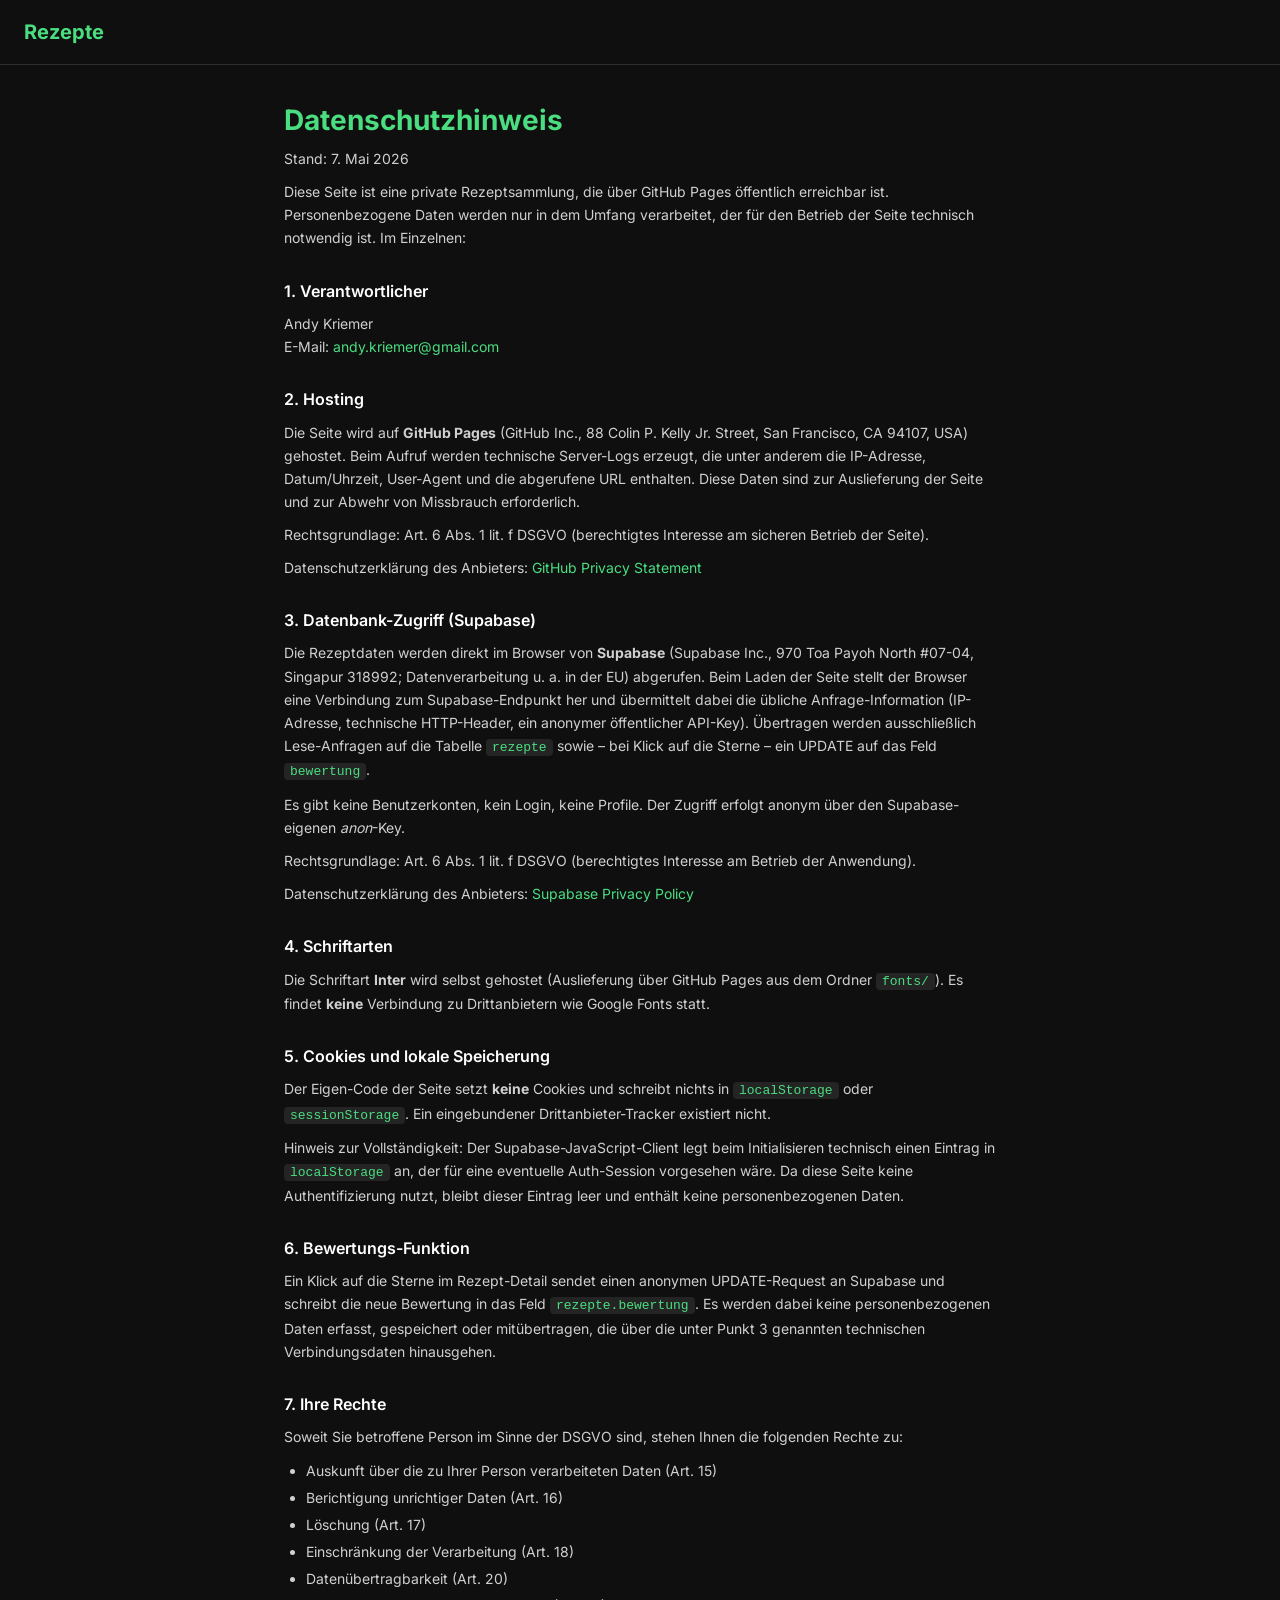
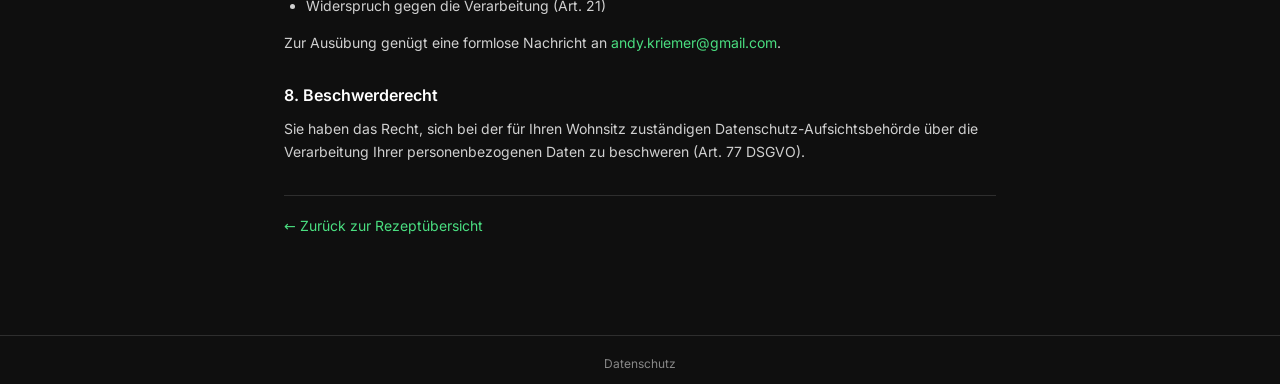
<file: privacy.html>
<!DOCTYPE html>
<html lang="de">
<head>
  <meta charset="UTF-8" />
  <meta name="viewport" content="width=device-width, initial-scale=1.0" />
  <title>Datenschutz – Rezepte</title>
  <link rel="stylesheet" href="style.css" />
</head>
<body>

  <header>
    <h1><a href="index.html" style="color:var(--accent);text-decoration:none">Rezepte</a></h1>
  </header>

  <main class="legal">
    <h1 class="legal-title">Datenschutzhinweis</h1>
    <p class="legal-meta">Stand: 7. Mai 2026</p>

    <p>Diese Seite ist eine private Rezeptsammlung, die über GitHub Pages öffentlich erreichbar ist. Personenbezogene Daten werden nur in dem Umfang verarbeitet, der für den Betrieb der Seite technisch notwendig ist. Im Einzelnen:</p>

    <h2>1. Verantwortlicher</h2>
    <p>
      Andy Kriemer<br />
      E-Mail: <a href="mailto:andy.kriemer@gmail.com">andy.kriemer@gmail.com</a>
    </p>

    <h2>2. Hosting</h2>
    <p>Die Seite wird auf <strong>GitHub Pages</strong> (GitHub Inc., 88 Colin P. Kelly Jr. Street, San Francisco, CA 94107, USA) gehostet. Beim Aufruf werden technische Server-Logs erzeugt, die unter anderem die IP-Adresse, Datum/Uhrzeit, User-Agent und die abgerufene URL enthalten. Diese Daten sind zur Auslieferung der Seite und zur Abwehr von Missbrauch erforderlich.</p>
    <p>Rechtsgrundlage: Art. 6 Abs. 1 lit. f DSGVO (berechtigtes Interesse am sicheren Betrieb der Seite).</p>
    <p>Datenschutzerklärung des Anbieters: <a href="https://docs.github.com/en/site-policy/privacy-policies/github-general-privacy-statement" target="_blank" rel="noopener noreferrer">GitHub Privacy Statement</a></p>

    <h2>3. Datenbank-Zugriff (Supabase)</h2>
    <p>Die Rezeptdaten werden direkt im Browser von <strong>Supabase</strong> (Supabase Inc., 970 Toa Payoh North #07-04, Singapur 318992; Datenverarbeitung u. a. in der EU) abgerufen. Beim Laden der Seite stellt der Browser eine Verbindung zum Supabase-Endpunkt her und übermittelt dabei die übliche Anfrage-Information (IP-Adresse, technische HTTP-Header, ein anonymer öffentlicher API-Key). Übertragen werden ausschließlich Lese-Anfragen auf die Tabelle <code>rezepte</code> sowie – bei Klick auf die Sterne – ein UPDATE auf das Feld <code>bewertung</code>.</p>
    <p>Es gibt keine Benutzerkonten, kein Login, keine Profile. Der Zugriff erfolgt anonym über den Supabase-eigenen <em>anon</em>-Key.</p>
    <p>Rechtsgrundlage: Art. 6 Abs. 1 lit. f DSGVO (berechtigtes Interesse am Betrieb der Anwendung).</p>
    <p>Datenschutzerklärung des Anbieters: <a href="https://supabase.com/privacy" target="_blank" rel="noopener noreferrer">Supabase Privacy Policy</a></p>

    <h2>4. Schriftarten</h2>
    <p>Die Schriftart <strong>Inter</strong> wird selbst gehostet (Auslieferung über GitHub Pages aus dem Ordner <code>fonts/</code>). Es findet <strong>keine</strong> Verbindung zu Drittanbietern wie Google Fonts statt.</p>

    <h2>5. Cookies und lokale Speicherung</h2>
    <p>Der Eigen-Code der Seite setzt <strong>keine</strong> Cookies und schreibt nichts in <code>localStorage</code> oder <code>sessionStorage</code>. Ein eingebundener Drittanbieter-Tracker existiert nicht.</p>
    <p>Hinweis zur Vollständigkeit: Der Supabase-JavaScript-Client legt beim Initialisieren technisch einen Eintrag in <code>localStorage</code> an, der für eine eventuelle Auth-Session vorgesehen wäre. Da diese Seite keine Authentifizierung nutzt, bleibt dieser Eintrag leer und enthält keine personenbezogenen Daten.</p>

    <h2>6. Bewertungs-Funktion</h2>
    <p>Ein Klick auf die Sterne im Rezept-Detail sendet einen anonymen UPDATE-Request an Supabase und schreibt die neue Bewertung in das Feld <code>rezepte.bewertung</code>. Es werden dabei keine personenbezogenen Daten erfasst, gespeichert oder mitübertragen, die über die unter Punkt 3 genannten technischen Verbindungsdaten hinausgehen.</p>

    <h2>7. Ihre Rechte</h2>
    <p>Soweit Sie betroffene Person im Sinne der DSGVO sind, stehen Ihnen die folgenden Rechte zu:</p>
    <ul>
      <li>Auskunft über die zu Ihrer Person verarbeiteten Daten (Art. 15)</li>
      <li>Berichtigung unrichtiger Daten (Art. 16)</li>
      <li>Löschung (Art. 17)</li>
      <li>Einschränkung der Verarbeitung (Art. 18)</li>
      <li>Datenübertragbarkeit (Art. 20)</li>
      <li>Widerspruch gegen die Verarbeitung (Art. 21)</li>
    </ul>
    <p>Zur Ausübung genügt eine formlose Nachricht an <a href="mailto:andy.kriemer@gmail.com">andy.kriemer@gmail.com</a>.</p>

    <h2>8. Beschwerderecht</h2>
    <p>Sie haben das Recht, sich bei der für Ihren Wohnsitz zuständigen Datenschutz-Aufsichtsbehörde über die Verarbeitung Ihrer personenbezogenen Daten zu beschweren (Art. 77 DSGVO).</p>

    <p class="legal-back"><a href="index.html">← Zurück zur Rezeptübersicht</a></p>
  </main>

  <footer class="footer"><a href="privacy.html">Datenschutz</a></footer>

</body>
</html>
</file>
<file: style.css>
/* ── Inter (selfhosted, OFL) ── */
@font-face {
  font-family: 'Inter';
  font-style: normal;
  font-weight: 400;
  font-display: swap;
  src: url('fonts/inter-v20-latin_latin-ext-regular.woff2') format('woff2');
}
@font-face {
  font-family: 'Inter';
  font-style: normal;
  font-weight: 500;
  font-display: swap;
  src: url('fonts/inter-v20-latin_latin-ext-500.woff2') format('woff2');
}
@font-face {
  font-family: 'Inter';
  font-style: normal;
  font-weight: 600;
  font-display: swap;
  src: url('fonts/inter-v20-latin_latin-ext-600.woff2') format('woff2');
}
@font-face {
  font-family: 'Inter';
  font-style: normal;
  font-weight: 700;
  font-display: swap;
  src: url('fonts/inter-v20-latin_latin-ext-700.woff2') format('woff2');
}

*, *::before, *::after { box-sizing: border-box; margin: 0; padding: 0; }

:root {
  --bg: #0f0f0f;
  --surface: #1a1a1a;
  --surface2: #242424;
  --border: #2e2e2e;
  --text: #ffffff;
  --text-muted: #888;
  --accent: #4ade80;
  --accent-dim: rgba(74, 222, 128, 0.12);
  --ig: #e1306c;
  --tt: #69c9d0;
  --radius: 12px;
}

body {
  background: var(--bg);
  color: var(--text);
  font-family: 'Inter', system-ui, sans-serif;
  font-size: 15px;
  min-height: 100vh;
}

/* ── Header ── */
header {
  display: flex;
  align-items: center;
  gap: 16px;
  padding: 20px 24px;
  border-bottom: 1px solid var(--border);
  position: sticky;
  top: 0;
  background: var(--bg);
  z-index: 10;
}

header h1 {
  font-size: 20px;
  font-weight: 700;
  color: var(--accent);
  white-space: nowrap;
}

#search {
  flex: 1;
  background: var(--surface);
  border: 1px solid var(--border);
  border-radius: 8px;
  padding: 9px 14px;
  color: var(--text);
  font-size: 14px;
  outline: none;
  transition: border-color 0.2s;
}
#search:focus { border-color: var(--accent); }
#search::placeholder { color: var(--text-muted); }

.view-toggle { display: flex; gap: 4px; }
.view-toggle button {
  background: var(--surface);
  border: 1px solid var(--border);
  color: var(--text-muted);
  border-radius: 8px;
  padding: 8px 10px;
  cursor: pointer;
  display: flex;
  align-items: center;
  transition: all 0.15s;
}
.view-toggle button:hover { border-color: var(--accent); color: var(--accent); }
.view-toggle button.active { background: var(--accent-dim); border-color: var(--accent); color: var(--accent); }

/* ── Filter ── */
.filter-bar {
  display: flex;
  gap: 8px;
  padding: 14px 24px;
  border-bottom: 1px solid var(--border);
}
.chip {
  background: var(--surface);
  border: 1px solid var(--border);
  color: var(--text-muted);
  border-radius: 20px;
  padding: 5px 14px;
  font-size: 13px;
  cursor: pointer;
  transition: all 0.15s;
}
.chip:hover { border-color: var(--accent); color: var(--accent); }
.chip.active { background: var(--accent-dim); border-color: var(--accent); color: var(--accent); font-weight: 500; }

.tag-filter-bar {
  display: flex;
  flex-wrap: wrap;
  gap: 6px;
  padding: 10px 24px 14px;
  border-bottom: 1px solid var(--border);
}

.zutaten-filter-bar {
  display: flex;
  flex-direction: column;
  gap: 8px;
  padding: 10px 24px 14px;
  border-bottom: 1px solid var(--border);
}
.zutaten-chips {
  display: flex;
  flex-wrap: wrap;
  gap: 6px;
}
.zutaten-search {
  background: var(--surface);
  border: 1px solid var(--border);
  border-radius: 8px;
  padding: 7px 12px;
  color: var(--text);
  font-size: 13px;
  outline: none;
  max-width: 320px;
  transition: border-color 0.2s;
}
.zutaten-search:focus { border-color: var(--accent); }
.zutaten-search::placeholder { color: var(--text-muted); }

/* ── Main ── */
main { padding: 24px; }

#loading { color: var(--text-muted); text-align: center; padding: 60px; }
.hidden { display: none !important; }

/* ── Grid ── */
.grid {
  display: grid;
  grid-template-columns: repeat(3, 1fr);
  gap: 16px;
}
@media (max-width: 900px) { .grid { grid-template-columns: repeat(2, 1fr); } }
@media (max-width: 560px) { .grid { grid-template-columns: 1fr; } }

.card {
  background: var(--surface);
  border: 1px solid var(--border);
  border-radius: var(--radius);
  cursor: pointer;
  transition: border-color 0.2s, transform 0.15s;
  display: flex;
  flex-direction: column;
  overflow: hidden;
}
.card:hover { border-color: var(--accent); transform: translateY(-2px); }

.card-image {
  width: 100%;
  aspect-ratio: 16 / 9;
  object-fit: cover;
  display: block;
}
.card-image-placeholder {
  width: 100%;
  aspect-ratio: 16 / 9;
  background: var(--surface2);
}
.card-body {
  padding: 16px 18px 18px;
  display: flex;
  flex-direction: column;
  gap: 10px;
}

.card-header { display: flex; align-items: flex-start; justify-content: space-between; gap: 8px; }
.card-title {
  font-weight: 600; font-size: 15px; line-height: 1.35;
  display: -webkit-box;
  -webkit-line-clamp: 2;
  -webkit-box-orient: vertical;
  overflow: hidden;
  word-break: break-word;
}

.badge {
  font-size: 11px;
  font-weight: 600;
  padding: 3px 8px;
  border-radius: 20px;
  white-space: nowrap;
  flex-shrink: 0;
}
.badge-instagram { background: rgba(225,48,108,0.15); color: var(--ig); }
.badge-tiktok    { background: rgba(105,201,208,0.15); color: var(--tt); }

.card-meta { font-size: 13px; color: var(--text-muted); }
.card-meta span + span::before { content: ' · '; }

.tags { display: flex; flex-wrap: wrap; gap: 5px; }
.tag {
  background: var(--surface2);
  border-radius: 4px;
  padding: 2px 7px;
  font-size: 12px;
  color: var(--text-muted);
}

/* ── Table ── */
table { width: 100%; border-collapse: collapse; }
thead th {
  text-align: left;
  font-size: 12px;
  font-weight: 600;
  text-transform: uppercase;
  letter-spacing: 0.06em;
  color: var(--text-muted);
  padding: 10px 14px;
  border-bottom: 1px solid var(--border);
}
tbody tr {
  border-bottom: 1px solid var(--border);
  cursor: pointer;
  transition: background 0.15s;
}
tbody tr:hover { background: var(--surface); }
tbody td { padding: 13px 14px; font-size: 14px; }
tbody td:first-child { font-weight: 500; }

/* ── Modal ── */
#modal-overlay {
  position: fixed; inset: 0;
  background: rgba(0,0,0,0.75);
  z-index: 100;
  display: flex;
  align-items: center;
  justify-content: center;
  padding: 20px;
  backdrop-filter: blur(4px);
}
#modal {
  background: var(--surface);
  border: 1px solid var(--border);
  border-radius: var(--radius);
  width: 100%;
  max-width: 620px;
  max-height: 90vh;
  overflow-y: auto;
  padding: 28px;
  position: relative;
}
#modal-close {
  position: absolute; top: 16px; right: 16px;
  background: var(--surface2); border: none;
  color: var(--text-muted); font-size: 16px;
  width: 30px; height: 30px; border-radius: 50%;
  cursor: pointer; display: flex; align-items: center; justify-content: center;
  transition: color 0.15s;
}
#modal-close:hover { color: var(--text); }

.modal-image {
  width: 100%;
  max-height: 320px;
  object-fit: cover;
  border-radius: 8px;
  display: block;
  margin-bottom: 18px;
}

.modal-title { font-size: 22px; font-weight: 700; margin-bottom: 6px; padding-right: 30px; }
.modal-meta { display: flex; align-items: center; gap: 10px; margin-bottom: 20px; flex-wrap: wrap; }
.modal-link { font-size: 13px; color: var(--accent); text-decoration: none; }
.modal-link:hover { text-decoration: underline; }

.section-label {
  font-size: 11px; font-weight: 700; text-transform: uppercase;
  letter-spacing: 0.08em; color: var(--text-muted);
  margin-bottom: 10px; margin-top: 22px;
}

/* Portionsrechner */
.portion-row {
  display: flex; align-items: center; gap: 12px;
  background: var(--surface2); border-radius: 8px;
  padding: 12px 16px; margin-bottom: 4px;
}
.portion-row label { font-size: 14px; color: var(--text-muted); flex: 1; }
.portion-input {
  background: var(--bg); border: 1px solid var(--border);
  color: var(--text); border-radius: 6px;
  padding: 6px 10px; font-size: 15px; font-weight: 600;
  width: 64px; text-align: center; outline: none;
}
.portion-input:focus { border-color: var(--accent); }
.kcal-display { font-size: 14px; color: var(--text-muted); }
.kcal-display strong { color: var(--accent); }

/* Makros */
.makros-row {
  display: flex; gap: 10px; margin-bottom: 4px;
}
.makro-box {
  flex: 1; background: var(--surface2); border-radius: 8px;
  padding: 10px; text-align: center;
}
.makro-val { font-size: 18px; font-weight: 700; color: var(--accent); }
.makro-label { font-size: 11px; color: var(--text-muted); margin-top: 2px; }

/* Zutaten */
.zutaten-list { list-style: none; display: flex; flex-direction: column; gap: 6px; }
.zutaten-list li {
  display: flex; justify-content: space-between;
  padding: 8px 12px; background: var(--surface2); border-radius: 6px; font-size: 14px;
}
.zutat-name { color: var(--text); }
.zutat-menge { color: var(--accent); font-weight: 500; }

/* Zubereitung */
.zubereitung-text {
  font-size: 14px; line-height: 1.7; color: #ccc;
  white-space: pre-wrap;
}

.zubereitung-list {
  list-style: none;
  display: flex;
  flex-direction: column;
  gap: 10px;
  counter-reset: step;
}
.zubereitung-list li {
  counter-increment: step;
  display: flex;
  gap: 14px;
  font-size: 14px;
  line-height: 1.65;
  color: #ccc;
}
.zubereitung-list li::before {
  content: counter(step);
  background: var(--accent-dim);
  color: var(--accent);
  font-weight: 700;
  font-size: 12px;
  min-width: 26px;
  height: 26px;
  border-radius: 50%;
  display: flex;
  align-items: center;
  justify-content: center;
  flex-shrink: 0;
  margin-top: 1px;
}

/* ── Sterne ── */
.star { color: var(--border); font-size: 17px; line-height: 1; }
.star.filled { color: #facc15; }

.card-stars { display: flex; gap: 2px; }
table .star { font-size: 15px; }

.filter-divider {
  width: 1px; background: var(--border);
  margin: 0 4px; align-self: stretch;
}

.modal-stars {
  display: flex; gap: 4px; margin-bottom: 16px;
}
.star-btn {
  background: none; border: none; cursor: pointer;
  font-size: 26px; color: var(--border);
  padding: 2px; line-height: 1;
  transition: color 0.15s, transform 0.1s;
}
.star-btn.filled { color: #facc15; }
.star-btn:hover { color: #facc15; transform: scale(1.2); }

.hint { font-size: 13px; color: var(--text-muted); font-style: italic; margin-top: 6px; }

/* Focus accessibility */
.chip:focus-visible,
.view-toggle button:focus-visible,
.star-btn:focus-visible,
#modal-close:focus-visible {
  outline: 2px solid var(--accent);
  outline-offset: 2px;
}

/* ── Footer ── */
.footer {
  border-top: 1px solid var(--border);
  padding: 20px 24px;
  text-align: center;
  font-size: 12px;
  color: var(--text-muted);
  margin-top: 40px;
}
.footer a {
  color: var(--text-muted);
  text-decoration: none;
  transition: color 0.15s;
}
.footer a:hover { color: var(--accent); }

/* ── Legal / Privacy ── */
.legal {
  max-width: 760px;
  margin: 0 auto;
  padding: 32px 24px 48px;
  line-height: 1.65;
}
.legal-title {
  font-size: 28px;
  font-weight: 700;
  color: var(--accent);
  margin-bottom: 4px;
}
.legal-meta {
  font-size: 13px;
  color: var(--text-muted);
  margin-bottom: 24px;
}
.legal h2 {
  font-size: 16px;
  font-weight: 600;
  color: var(--text);
  margin-top: 28px;
  margin-bottom: 8px;
}
.legal p {
  font-size: 14px;
  color: #d0d0d0;
  margin-bottom: 10px;
}
.legal ul {
  margin: 8px 0 14px 22px;
  font-size: 14px;
  color: #d0d0d0;
}
.legal ul li { margin-bottom: 4px; }
.legal a {
  color: var(--accent);
  text-decoration: none;
}
.legal a:hover { text-decoration: underline; }
.legal code {
  background: var(--surface2);
  padding: 1px 6px;
  border-radius: 4px;
  font-size: 13px;
  color: var(--accent);
}
.legal-back {
  margin-top: 32px;
  padding-top: 18px;
  border-top: 1px solid var(--border);
  font-size: 13px;
}
</file>
